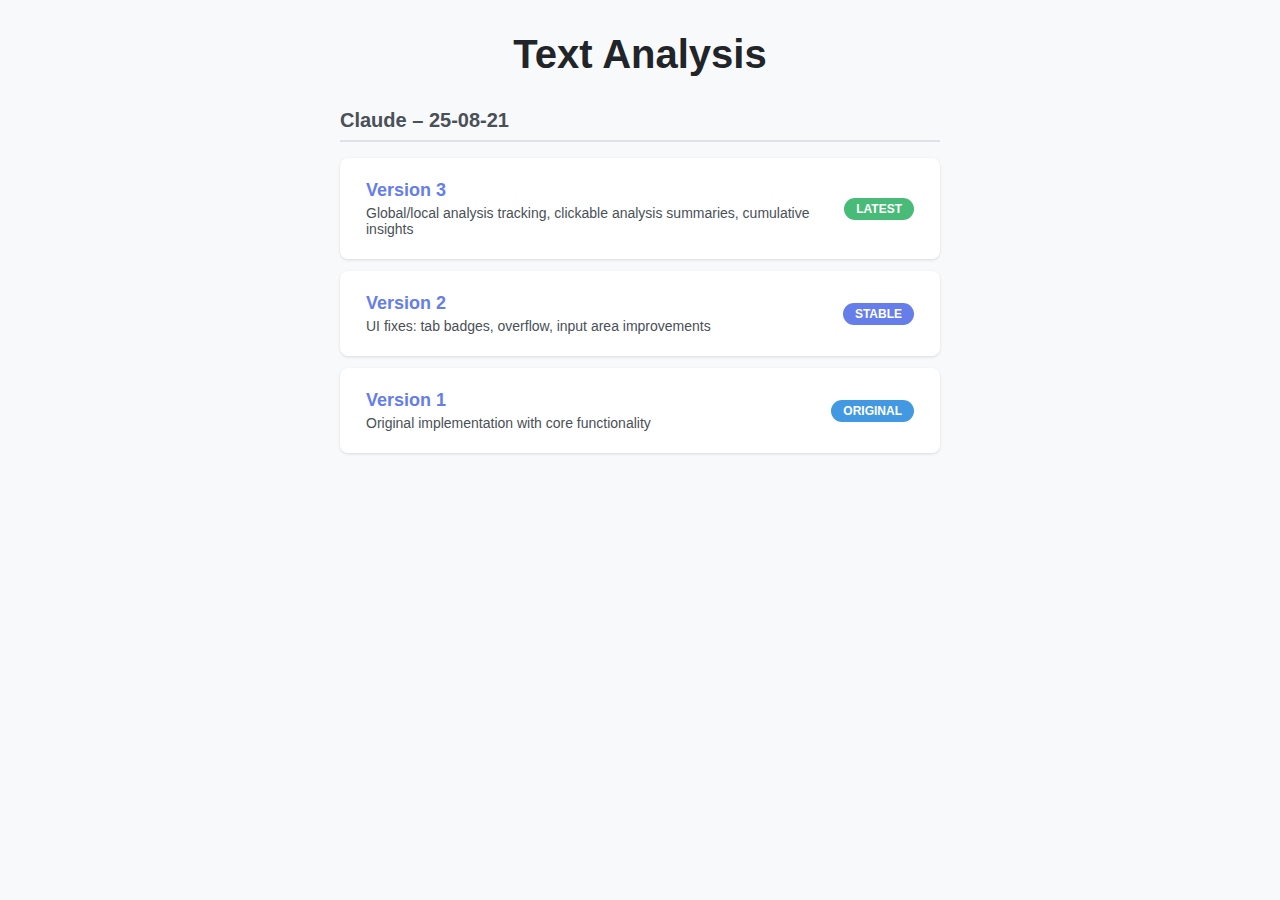
<file: mgraph_ai_service_llms/web-mvps/index.html>
<!DOCTYPE html>
<html lang="en">
<head>
  <meta charset="UTF-8" />
  <title>Text Analysis</title>
  <link rel="stylesheet" href="./text-analysis/claude/25-08-21/v1/css/text-analyzer.css">
  <link rel="stylesheet" href="./css/index.css">
</head>
<body>
  <div class="container">
    <h1>Text Analysis</h1>

    <h2>Claude – 25-08-21</h2>
    <ul>
      <li>
        <a href="./text-analysis/claude/25-08-21/v3/index.html" class="version-link">
          <div class="version-info">
            <div class="version-name">Version 3</div>
            <div class="version-desc">Global/local analysis tracking, clickable analysis summaries, cumulative insights</div>
          </div>
          <span class="version-badge latest">Latest</span>
        </a>
      </li>
      <li>
        <a href="./text-analysis/claude/25-08-21/v2/index.html" class="version-link">
          <div class="version-info">
            <div class="version-name">Version 2</div>
            <div class="version-desc">UI fixes: tab badges, overflow, input area improvements</div>
          </div>
          <span class="version-badge">Stable</span>
        </a>
      </li>
      <li>
        <a href="./text-analysis/claude/25-08-21/v1/index.html" class="version-link">
          <div class="version-info">
            <div class="version-name">Version 1</div>
            <div class="version-desc">Original implementation with core functionality</div>
          </div>
          <span class="version-badge original">Original</span>
        </a>
      </li>
    </ul>
  </div>
</body>
</html>
</file>
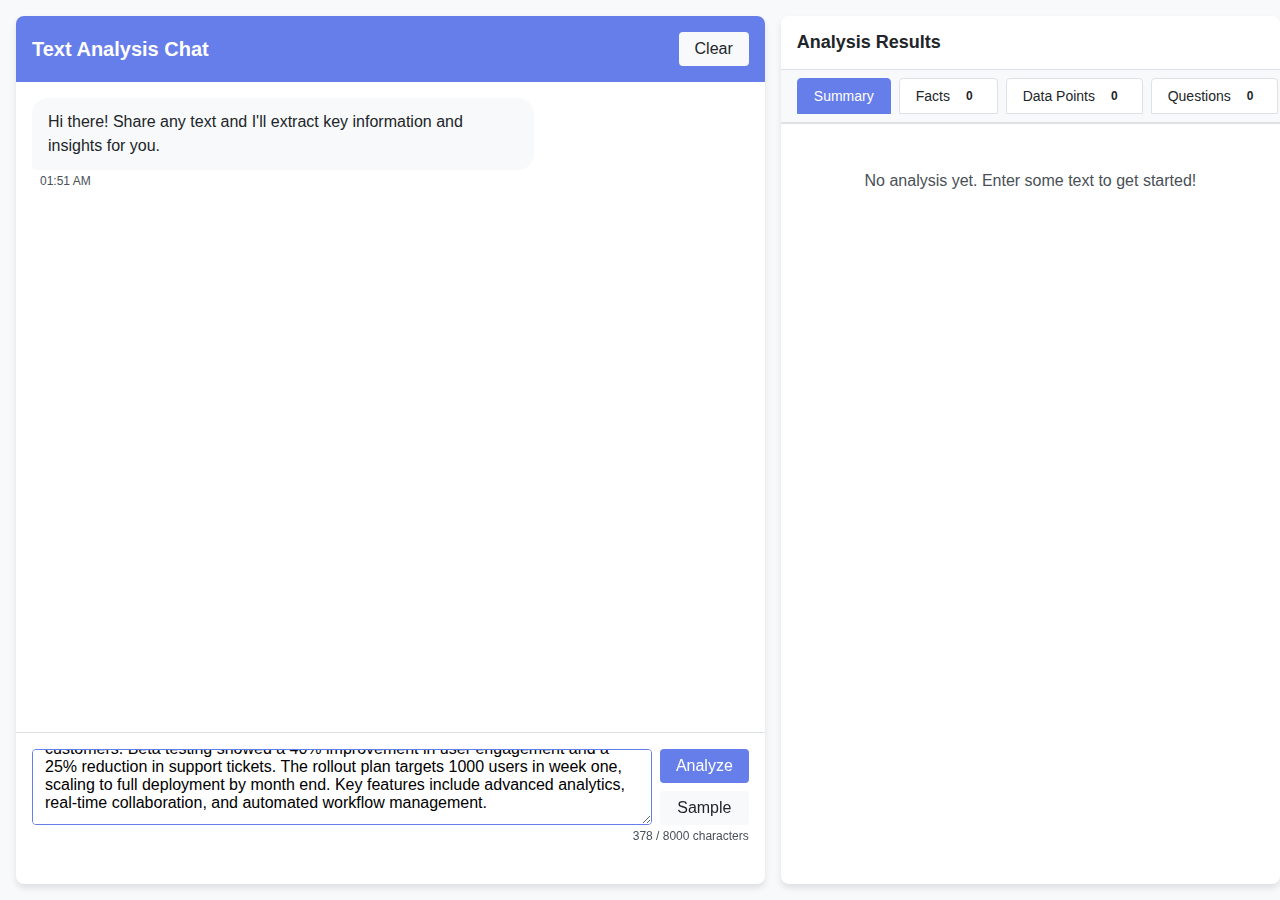
<file: mgraph_ai_service_llms/web-mvps/text-analysis/claude/25-08-21/index.html>
<!DOCTYPE html>
<html lang="en">
<head>
    <meta charset="UTF-8">
    <meta name="viewport" content="width=device-width, initial-scale=1.0">
    <title>Text Analyzer</title>
    <link rel="stylesheet" href="./css/text-analyzer.css">
    <link rel="stylesheet" href="./css/chat-panel.css">
    <link rel="stylesheet" href="./css/analysis-panel.css">
</head>
<body>
    <text-analyzer></text-analyzer>

    <script type="module">
        import { TextAnalyzer  } from './js/components/text-analyzer.js';
        import { ChatPanel     } from './js/components/chat-panel.js';
        import { AnalysisPanel } from './js/components/analysis-panel.js';

        // Register custom elements
        customElements.define('text-analyzer', TextAnalyzer);
        customElements.define('chat-panel', ChatPanel);
        customElements.define('analysis-panel', AnalysisPanel);
    </script>
</body>
</html>
</file>
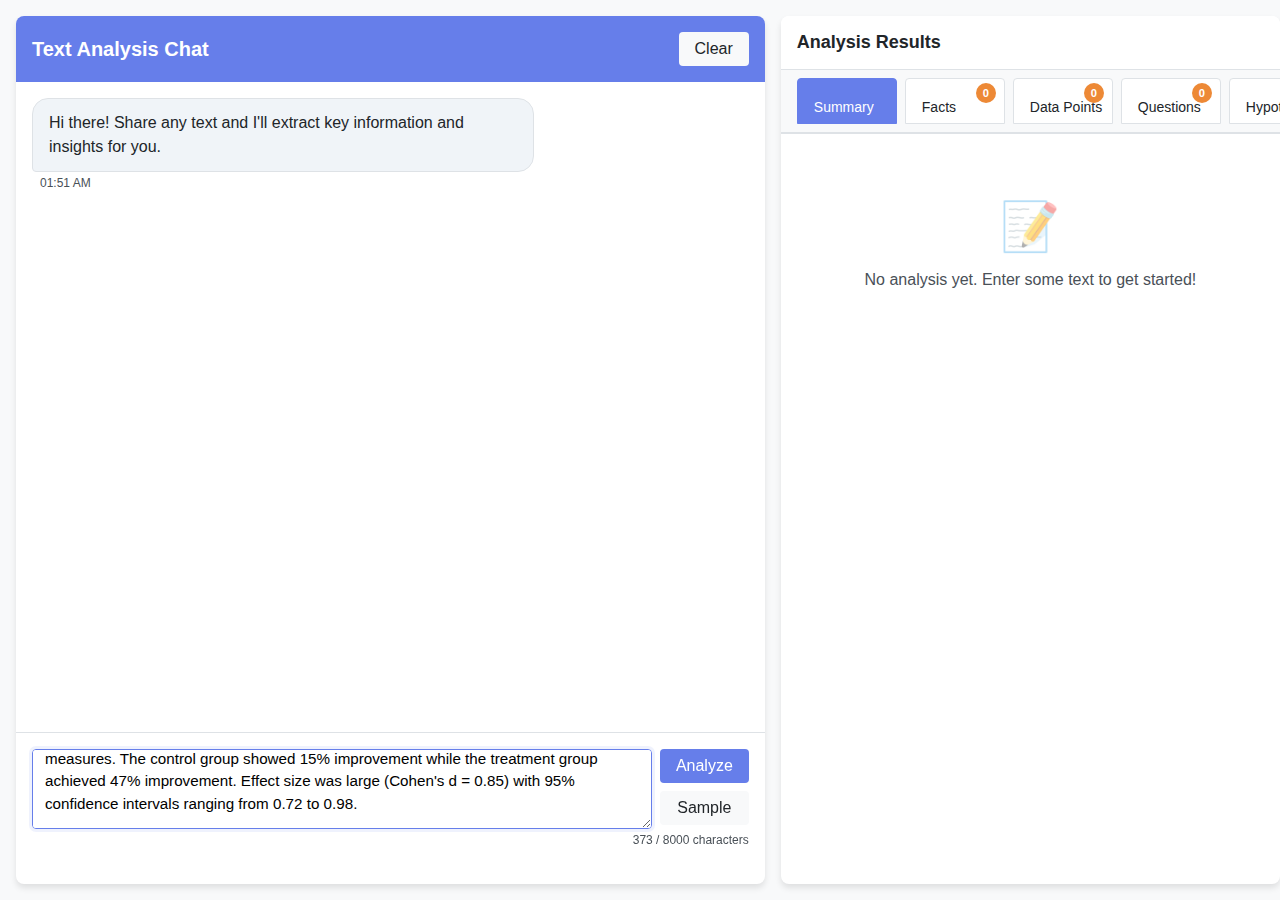
<file: mgraph_ai_service_llms/web-mvps/text-analysis/claude/2025-08-21/v0.2/index.html>
<!DOCTYPE html>
<html lang="en">
<head>
    <meta charset="UTF-8">
    <meta name="viewport" content="width=device-width, initial-scale=1.0">
    <title>Text Analyzer v2</title>
    <link rel="stylesheet" href="../v0.1/css/text-analyzer.css">
    <link rel="stylesheet" href="../v0.1/css/chat-panel.css">
    <link rel="stylesheet" href="../v0.1/css/analysis-panel.css">
    <link rel="stylesheet" href="./css/fixes.css">
</head>
<body>
    <text-analyzer></text-analyzer>

    <script type="module">
        import { TextAnalyzer } from './js/components/text-analyzer-v2.js';
        import { ChatPanel } from '../v0.1/js/components/chat-panel.js';
        import { AnalysisPanel } from './js/components/analysis-panel-v2.js';

        // Register custom elements
        customElements.define('text-analyzer', TextAnalyzer);
        customElements.define('chat-panel', ChatPanel);
        customElements.define('analysis-panel', AnalysisPanel);
    </script>
</body>
</html>
</file>
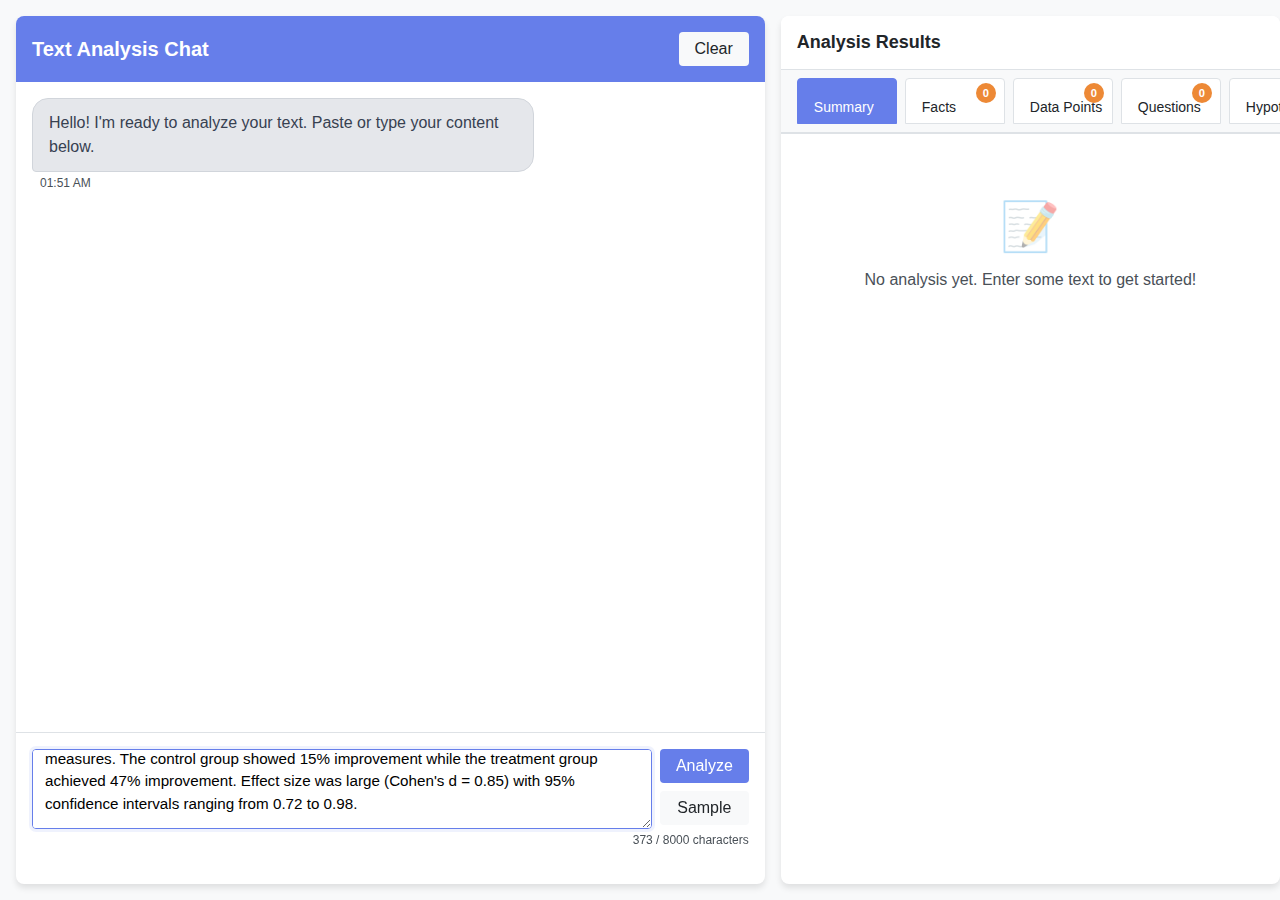
<file: mgraph_ai_service_llms/web-mvps/text-analysis/claude/2025-08-21/v0.3/index.html>
<!DOCTYPE html>
<html lang="en">
<head>
    <meta charset="UTF-8">
    <meta name="viewport" content="width=device-width, initial-scale=1.0">
    <title>Text Analyzer v3</title>
    <link rel="stylesheet" href="../v0.1/css/text-analyzer.css">
    <link rel="stylesheet" href="../v0.1/css/chat-panel.css">
    <link rel="stylesheet" href="../v0.1/css/analysis-panel.css">
    <link rel="stylesheet" href="./css/styles.css">
</head>
<body>
    <text-analyzer></text-analyzer>

    <script type="module">
        import { TextAnalyzer } from './js/components/text-analyzer-v3.js';
        import { ChatPanel } from './js/components/chat-panel-v3.js';
        import { AnalysisPanel } from './js/components/analysis-panel-v3.js';

        // Register custom elements
        customElements.define('text-analyzer', TextAnalyzer);
        customElements.define('chat-panel', ChatPanel);
        customElements.define('analysis-panel', AnalysisPanel);
    </script>
</body>
</html>
</file>
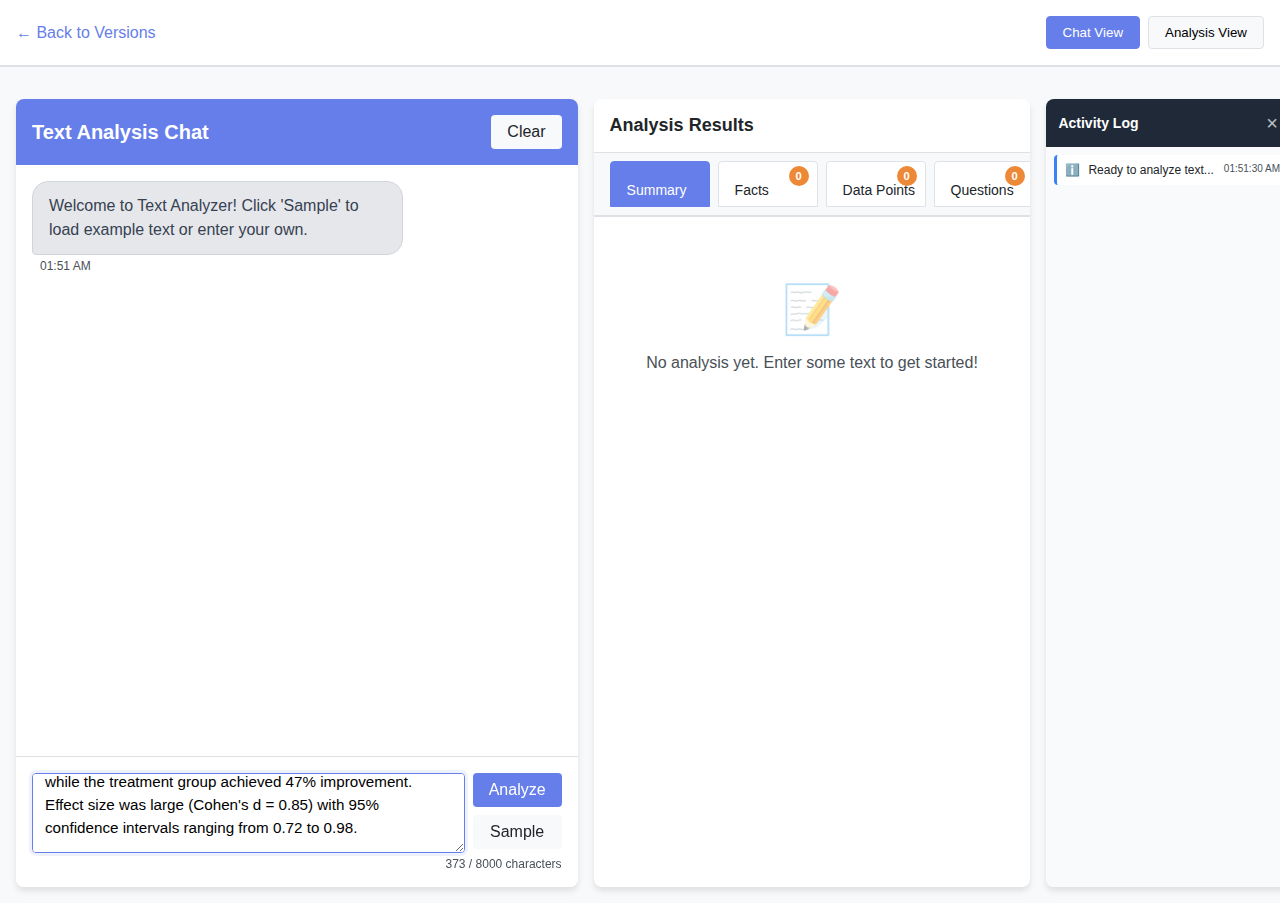
<file: mgraph_ai_service_llms/web-mvps/text-analysis/claude/2025-08-21/v0.4/index.html>
<!DOCTYPE html>
<html lang="en">
<head>
    <meta charset="UTF-8">
    <meta name="viewport" content="width=device-width, initial-scale=1.0">
    <title>Text Analyzer v4</title>
    <link rel="stylesheet" href="../v0.1/css/text-analyzer.css">
    <link rel="stylesheet" href="../v0.1/css/chat-panel.css">
    <link rel="stylesheet" href="../v0.1/css/analysis-panel.css">
    <link rel="stylesheet" href="./css/styles.css">
</head>
<body>
    <text-analyzer></text-analyzer>

    <script type="module">
        import { TextAnalyzer } from './js/components/text-analyzer-v4.js';
        import { ChatPanel } from './js/components/chat-panel-v4.js';
        import { AnalysisPanel } from './js/components/analysis-panel-v4.js';
        import { ActivityLog } from './js/components/activity-log.js';
        import { AnalysisDashboard } from './js/components/analysis-dashboard.js';

        // Register custom elements
        customElements.define('text-analyzer', TextAnalyzer);
        customElements.define('chat-panel', ChatPanel);
        customElements.define('analysis-panel', AnalysisPanel);
        customElements.define('activity-log', ActivityLog);
        customElements.define('analysis-dashboard', AnalysisDashboard);
    </script>
</body>
</html>
</file>
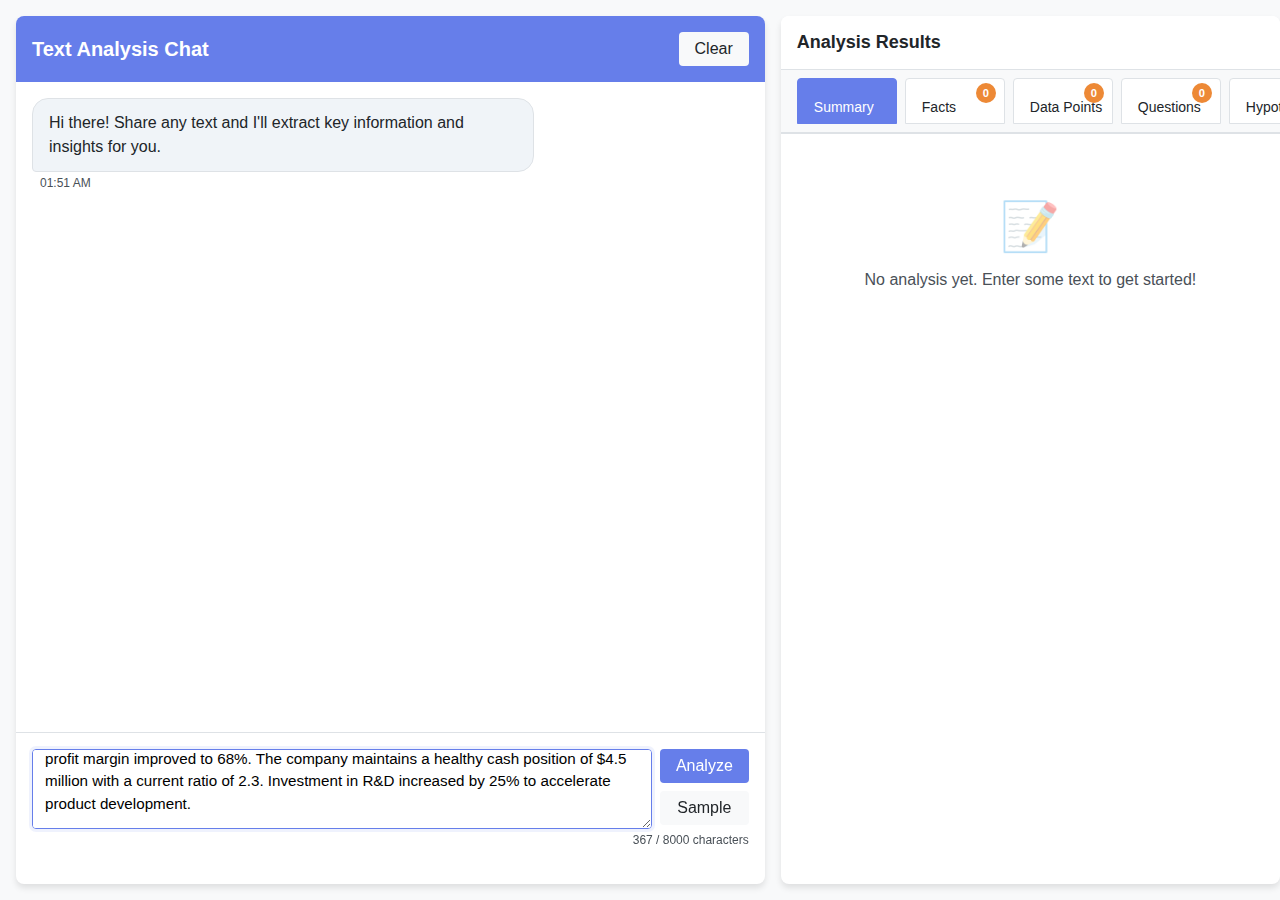
<file: mgraph_ai_service_llms/web-mvps/text-analysis/claude/25-08-21/v2/index.html>
<!DOCTYPE html>
<html lang="en">
<head>
    <meta charset="UTF-8">
    <meta name="viewport" content="width=device-width, initial-scale=1.0">
    <title>Text Analyzer v2</title>
    <link rel="stylesheet" href="../v1/css/text-analyzer.css">
    <link rel="stylesheet" href="../v1/css/chat-panel.css">
    <link rel="stylesheet" href="../v1/css/analysis-panel.css">
    <link rel="stylesheet" href="./css/fixes.css">
</head>
<body>
    <text-analyzer></text-analyzer>

    <script type="module">
        import { TextAnalyzer } from './js/components/text-analyzer-v2.js';
        import { ChatPanel } from '../v1/js/components/chat-panel.js';
        import { AnalysisPanel } from './js/components/analysis-panel-v2.js';

        // Register custom elements
        customElements.define('text-analyzer', TextAnalyzer);
        customElements.define('chat-panel', ChatPanel);
        customElements.define('analysis-panel', AnalysisPanel);
    </script>
</body>
</html>
</file>
<file: mgraph_ai_service_llms/web-mvps/text-analysis/claude/25-08-21/v1/css/text-analyzer.css>
/* CSS Variables for theming */
:root {
    --color-primary: #667eea;
    --color-primary-dark: #5a67d8;
    --color-success: #48bb78;
    --color-warning: #ed8936;
    --color-info: #4299e1;
    --bg-primary: #ffffff;
    --bg-secondary: #f8f9fa;
    --text-primary: #212529;
    --text-secondary: #495057;
    --border-color: #dee2e6;
    --shadow-sm: 0 1px 3px rgba(0,0,0,0.12);
    --shadow-md: 0 4px 6px rgba(0,0,0,0.1);
}

* {
    margin: 0;
    padding: 0;
    box-sizing: border-box;
}

body {
    font-family: -apple-system, BlinkMacSystemFont, "Segoe UI", Roboto, "Helvetica Neue", Arial, sans-serif;
    background: var(--bg-secondary);
    color: var(--text-primary);
    height: 100vh;
    overflow: hidden;
}

/* Main Container Styles */
.text-analyzer-container {
    display: grid;
    grid-template-columns: 60% 40%;
    height: 100vh;
    gap: 1rem;
    padding: 1rem;
}

@media (max-width: 1024px) {
    .text-analyzer-container {
        grid-template-columns: 1fr;
        grid-template-rows: 1fr 1fr;
        overflow-y: auto;
        height: auto;
    }
}

/* Common Button Styles */
.btn {
    padding: 0.5rem 1rem;
    border: none;
    border-radius: 4px;
    cursor: pointer;
    font-size: 1rem;
    transition: all 0.2s;
}

.btn-primary {
    background: var(--color-primary);
    color: white;
}

.btn-primary:hover:not(:disabled) {
    background: var(--color-primary-dark);
}

.btn-secondary {
    background: var(--bg-secondary);
    color: var(--text-primary);
}

.btn-secondary:hover:not(:disabled) {
    background: var(--border-color);
}

.btn:disabled {
    opacity: 0.5;
    cursor: not-allowed;
}

/* Loading Spinner */
.loading-spinner {
    display: inline-block;
    width: 20px;
    height: 20px;
    border: 3px solid var(--border-color);
    border-top-color: var(--color-primary);
    border-radius: 50%;
    animation: spin 1s linear infinite;
}

@keyframes spin {
    to { transform: rotate(360deg); }
}

/* Empty State */
.empty-state {
    text-align: center;
    padding: 2rem;
    color: var(--text-secondary);
}

/* Highlight for numbers */
.highlight {
    background: yellow;
    padding: 0.125rem 0.25rem;
    border-radius: 2px;
    color: var(--text-primary);
}
</file>
<file: mgraph_ai_service_llms/web-mvps/css/index.css>
body {
  font-family: -apple-system, BlinkMacSystemFont, "Segoe UI", Roboto, "Helvetica Neue", Arial, sans-serif;
  background: var(--bg-secondary);
  color: var(--text-primary);
  margin: 0;
  padding: 2rem;
  display: flex;
  justify-content: center;
  align-items: flex-start;
  min-height: 100vh;
}

.container {
  max-width: 600px;
  width: 100%;
}

h1 {
  text-align: center;
  color: var(--text-primary);
  font-size: 2.5rem;
  margin-bottom: 2rem;
  font-weight: 600;
}

h2 {
  color: var(--text-secondary);
  font-size: 1.25rem;
  margin: 2rem 0 1rem;
  padding-bottom: 0.5rem;
  border-bottom: 2px solid var(--border-color);
}

ul {
  list-style: none;
  padding: 0;
  display: flex;
  flex-direction: column;
  gap: 0.75rem;
}

.version-link {
  display: flex;
  align-items: center;
  justify-content: space-between;
  padding: 1.25rem 1.5rem;
  background: var(--bg-primary);
  border-radius: 8px;
  box-shadow: var(--shadow-sm);
  text-decoration: none;
  color: var(--text-primary);
  transition: all 0.2s ease;
  border: 2px solid transparent;
}

.version-link:hover {
  transform: translateY(-2px);
  box-shadow: var(--shadow-md);
  border-color: var(--color-primary);
}

.version-info {
  flex: 1;
}

.version-name {
  font-size: 1.125rem;
  font-weight: 600;
  color: var(--color-primary);
  margin-bottom: 0.25rem;
}

.version-desc {
  font-size: 0.875rem;
  color: var(--text-secondary);
}

.version-badge {
  padding: 0.25rem 0.75rem;
  background: var(--color-primary);
  color: white;
  border-radius: 20px;
  font-size: 0.75rem;
  font-weight: 600;
  text-transform: uppercase;
}

.version-badge.latest {
  background: var(--color-success);
}

.version-badge.original {
  background: var(--color-info);
}
</file>
<file: mgraph_ai_service_llms/web-mvps/text-analysis/claude/25-08-21/css/text-analyzer.css>
/* CSS Variables for theming */
:root {
    --color-primary: #667eea;
    --color-primary-dark: #5a67d8;
    --color-success: #48bb78;
    --color-warning: #ed8936;
    --color-info: #4299e1;
    --bg-primary: #ffffff;
    --bg-secondary: #f8f9fa;
    --text-primary: #212529;
    --text-secondary: #495057;
    --border-color: #dee2e6;
    --shadow-sm: 0 1px 3px rgba(0,0,0,0.12);
    --shadow-md: 0 4px 6px rgba(0,0,0,0.1);
}

* {
    margin: 0;
    padding: 0;
    box-sizing: border-box;
}

body {
    font-family: -apple-system, BlinkMacSystemFont, "Segoe UI", Roboto, "Helvetica Neue", Arial, sans-serif;
    background: var(--bg-secondary);
    color: var(--text-primary);
    height: 100vh;
    overflow: hidden;
}

/* Main Container Styles */
.text-analyzer-container {
    display: grid;
    grid-template-columns: 60% 40%;
    height: 100vh;
    gap: 1rem;
    padding: 1rem;
}

@media (max-width: 1024px) {
    .text-analyzer-container {
        grid-template-columns: 1fr;
        grid-template-rows: 1fr 1fr;
        overflow-y: auto;
        height: auto;
    }
}

/* Common Button Styles */
.btn {
    padding: 0.5rem 1rem;
    border: none;
    border-radius: 4px;
    cursor: pointer;
    font-size: 1rem;
    transition: all 0.2s;
}

.btn-primary {
    background: var(--color-primary);
    color: white;
}

.btn-primary:hover:not(:disabled) {
    background: var(--color-primary-dark);
}

.btn-secondary {
    background: var(--bg-secondary);
    color: var(--text-primary);
}

.btn-secondary:hover:not(:disabled) {
    background: var(--border-color);
}

.btn:disabled {
    opacity: 0.5;
    cursor: not-allowed;
}

/* Loading Spinner */
.loading-spinner {
    display: inline-block;
    width: 20px;
    height: 20px;
    border: 3px solid var(--border-color);
    border-top-color: var(--color-primary);
    border-radius: 50%;
    animation: spin 1s linear infinite;
}

@keyframes spin {
    to { transform: rotate(360deg); }
}

/* Empty State */
.empty-state {
    text-align: center;
    padding: 2rem;
    color: var(--text-secondary);
}

/* Highlight for numbers */
.highlight {
    background: yellow;
    padding: 0.125rem 0.25rem;
    border-radius: 2px;
    color: var(--text-primary);
}
</file>
<file: mgraph_ai_service_llms/web-mvps/text-analysis/claude/25-08-21/css/chat-panel.css>
/* Chat Panel Styles */
.chat-panel {
    background: var(--bg-primary);
    border-radius: 8px;
    box-shadow: var(--shadow-md);
    display: flex;
    flex-direction: column;
    overflow: hidden;
}

.chat-header {
    padding: 1rem;
    background: var(--color-primary);
    color: white;
    display: flex;
    justify-content: space-between;
    align-items: center;
}

.chat-header h2 {
    font-size: 1.25rem;
    font-weight: 600;
}

.chat-messages {
    flex: 1;
    overflow-y: auto;
    padding: 1rem;
    display: flex;
    flex-direction: column;
    gap: 1rem;
    min-height: 300px;
    max-height: calc(100vh - 250px);
}

/* Custom scrollbar for chat */
.chat-messages::-webkit-scrollbar {
    width: 8px;
}

.chat-messages::-webkit-scrollbar-track {
    background: var(--bg-secondary);
}

.chat-messages::-webkit-scrollbar-thumb {
    background: var(--border-color);
    border-radius: 4px;
}

.chat-messages::-webkit-scrollbar-thumb:hover {
    background: var(--text-secondary);
}

/* Message Styles */
.message {
    max-width: 70%;
    word-wrap: break-word;
    animation: fadeIn 0.3s ease-in;
}

@keyframes fadeIn {
    from {
        opacity: 0;
        transform: translateY(10px);
    }
    to {
        opacity: 1;
        transform: translateY(0);
    }
}

.message.user {
    align-self: flex-end;
}

.message.system {
    align-self: flex-start;
}

.message-bubble {
    padding: 0.75rem 1rem;
    border-radius: 1rem;
    position: relative;
    line-height: 1.5;
}

.message.user .message-bubble {
    background: var(--color-primary);
    color: white;
    border-bottom-right-radius: 0.25rem;
}

.message.system .message-bubble {
    background: var(--bg-secondary);
    color: var(--text-primary);
    border-bottom-left-radius: 0.25rem;
}

.message-time {
    font-size: 0.75rem;
    color: var(--text-secondary);
    margin-top: 0.25rem;
    padding: 0 0.5rem;
}

/* Chat Input Area */
.chat-input-area {
    padding: 1rem;
    border-top: 1px solid var(--border-color);
    background: var(--bg-primary);
}

.chat-input-wrapper {
    display: flex;
    gap: 0.5rem;
}

.chat-input {
    flex: 1;
    padding: 0.75rem;
    border: 1px solid var(--border-color);
    border-radius: 4px;
    font-size: 1rem;
    font-family: inherit;
    resize: vertical;
    min-height: 60px;
    max-height: 150px;
    transition: border-color 0.2s;
}

.chat-input:focus {
    outline: none;
    border-color: var(--color-primary);
}

.chat-actions {
    display: flex;
    flex-direction: column;
    gap: 0.5rem;
}

.char-count {
    font-size: 0.75rem;
    color: var(--text-secondary);
    margin-top: 0.25rem;
    text-align: right;
}

.char-count.warning {
    color: var(--color-warning);
}

.char-count.error {
    color: var(--color-warning);
    font-weight: bold;
}
</file>
<file: mgraph_ai_service_llms/web-mvps/text-analysis/claude/25-08-21/css/analysis-panel.css>
/* Analysis Panel Styles */
.analysis-panel {
    background: var(--bg-primary);
    border-radius: 8px;
    box-shadow: var(--shadow-md);
    display: flex;
    flex-direction: column;
    overflow: hidden;
}

.analysis-header {
    padding: 1rem;
    background: var(--bg-primary);
    border-bottom: 1px solid var(--border-color);
    display: flex;
    justify-content: space-between;
    align-items: center;
}

.analysis-header h3 {
    font-size: 1.125rem;
    font-weight: 600;
    color: var(--text-primary);
}

/* Cache Indicator */
.cache-indicator {
    display: inline-block;
    padding: 0.25rem 0.5rem;
    border-radius: 4px;
    font-size: 0.75rem;
    font-weight: 600;
}

.cache-indicator.cached {
    background: var(--color-success);
    color: white;
}

.cache-indicator.fresh {
    background: var(--color-info);
    color: white;
}

/* Tabs */
.analysis-tabs {
    display: flex;
    gap: 0.5rem;
    padding: 0.5rem 1rem;
    background: var(--bg-secondary);
    border-bottom: 2px solid var(--border-color);
    overflow-x: auto;
}

.analysis-tabs::-webkit-scrollbar {
    height: 4px;
}

.analysis-tabs::-webkit-scrollbar-track {
    background: transparent;
}

.analysis-tabs::-webkit-scrollbar-thumb {
    background: var(--border-color);
    border-radius: 2px;
}

.tab {
    padding: 0.5rem 1rem;
    background: var(--bg-primary);
    border: 1px solid var(--border-color);
    border-radius: 4px 4px 0 0;
    cursor: pointer;
    display: flex;
    align-items: center;
    gap: 0.5rem;
    white-space: nowrap;
    transition: all 0.2s;
    font-size: 0.875rem;
}

.tab:hover {
    background: var(--color-primary);
    color: white;
    border-color: var(--color-primary);
}

.tab.active {
    background: var(--color-primary);
    color: white;
    border-color: var(--color-primary);
}

.tab-badge {
    background: rgba(255, 255, 255, 0.2);
    padding: 0.125rem 0.5rem;
    border-radius: 12px;
    font-size: 0.75rem;
    font-weight: 600;
    min-width: 20px;
    text-align: center;
}

.tab.active .tab-badge {
    background: rgba(255, 255, 255, 0.3);
}

/* Analysis Content */
.analysis-content {
    flex: 1;
    overflow-y: auto;
    padding: 1rem;
    min-height: 300px;
}

.analysis-content::-webkit-scrollbar {
    width: 8px;
}

.analysis-content::-webkit-scrollbar-track {
    background: var(--bg-secondary);
}

.analysis-content::-webkit-scrollbar-thumb {
    background: var(--border-color);
    border-radius: 4px;
}

.analysis-section {
    display: none;
}

.analysis-section.active {
    display: block;
    animation: fadeIn 0.3s ease-in;
}

.analysis-section h4 {
    margin-bottom: 1rem;
    color: var(--text-primary);
    font-size: 1rem;
}

/* Analysis Lists */
.analysis-list {
    list-style: none;
    display: flex;
    flex-direction: column;
    gap: 0.75rem;
}

.analysis-item {
    padding: 0.75rem;
    background: var(--bg-secondary);
    border-radius: 4px;
    border-left: 3px solid var(--color-primary);
    transition: all 0.2s;
    line-height: 1.5;
}

.analysis-item.clickable {
    cursor: pointer;
}

.analysis-item.clickable:hover {
    background: var(--color-primary);
    color: white;
    transform: translateX(4px);
}

/* Data Points */
.data-point {
    background: linear-gradient(135deg, var(--color-info), var(--color-primary));
    color: white;
    padding: 1rem;
    border-radius: 8px;
    margin-bottom: 0.75rem;
    box-shadow: var(--shadow-sm);
}

/* Hypotheses */
.hypothesis-card {
    background: var(--bg-secondary);
    padding: 1rem;
    border-radius: 8px;
    margin-bottom: 0.75rem;
    border: 1px solid var(--border-color);
    transition: all 0.2s;
}

.hypothesis-card:hover {
    border-color: var(--color-primary);
    box-shadow: var(--shadow-sm);
}

/* Summary Grid */
.summary-grid {
    display: grid;
    grid-template-columns: repeat(auto-fit, minmax(150px, 1fr));
    gap: 1rem;
}

.summary-card {
    background: var(--bg-secondary);
    padding: 1.5rem 1rem;
    border-radius: 8px;
    text-align: center;
    border: 2px solid var(--border-color);
    transition: all 0.2s;
}

.summary-card:hover {
    border-color: var(--color-primary);
    transform: translateY(-2px);
    box-shadow: var(--shadow-md);
}

.summary-number {
    font-size: 2rem;
    font-weight: bold;
    color: var(--color-primary);
}

.summary-label {
    color: var(--text-secondary);
    margin-top: 0.5rem;
    font-size: 0.875rem;
    text-transform: uppercase;
    letter-spacing: 0.5px;
}

/* Copy Button */
.copy-btn {
    float: right;
    padding: 0.25rem 0.5rem;
    font-size: 0.875rem;
    background: var(--bg-secondary);
    border: 1px solid var(--border-color);
    border-radius: 4px;
    cursor: pointer;
    transition: all 0.2s;
}

.copy-btn:hover {
    background: var(--color-primary);
    color: white;
    border-color: var(--color-primary);
}

.copy-btn.copied {
    background: var(--color-success);
    color: white;
    border-color: var(--color-success);
}

/* Helper text */
.helper-text {
    color: var(--text-secondary);
    font-size: 0.875rem;
    margin-bottom: 1rem;
    font-style: italic;
}
</file>
<file: mgraph_ai_service_llms/web-mvps/text-analysis/claude/2025-08-21/v0.1/css/text-analyzer.css>
/* CSS Variables for theming */
:root {
    --color-primary: #667eea;
    --color-primary-dark: #5a67d8;
    --color-success: #48bb78;
    --color-warning: #ed8936;
    --color-info: #4299e1;
    --bg-primary: #ffffff;
    --bg-secondary: #f8f9fa;
    --text-primary: #212529;
    --text-secondary: #495057;
    --border-color: #dee2e6;
    --shadow-sm: 0 1px 3px rgba(0,0,0,0.12);
    --shadow-md: 0 4px 6px rgba(0,0,0,0.1);
}

* {
    margin: 0;
    padding: 0;
    box-sizing: border-box;
}

body {
    font-family: -apple-system, BlinkMacSystemFont, "Segoe UI", Roboto, "Helvetica Neue", Arial, sans-serif;
    background: var(--bg-secondary);
    color: var(--text-primary);
    height: 100vh;
    overflow: hidden;
}

/* Main Container Styles */
.text-analyzer-container {
    display: grid;
    grid-template-columns: 60% 40%;
    height: 100vh;
    gap: 1rem;
    padding: 1rem;
}

@media (max-width: 1024px) {
    .text-analyzer-container {
        grid-template-columns: 1fr;
        grid-template-rows: 1fr 1fr;
        overflow-y: auto;
        height: auto;
    }
}

/* Common Button Styles */
.btn {
    padding: 0.5rem 1rem;
    border: none;
    border-radius: 4px;
    cursor: pointer;
    font-size: 1rem;
    transition: all 0.2s;
}

.btn-primary {
    background: var(--color-primary);
    color: white;
}

.btn-primary:hover:not(:disabled) {
    background: var(--color-primary-dark);
}

.btn-secondary {
    background: var(--bg-secondary);
    color: var(--text-primary);
}

.btn-secondary:hover:not(:disabled) {
    background: var(--border-color);
}

.btn:disabled {
    opacity: 0.5;
    cursor: not-allowed;
}

/* Loading Spinner */
.loading-spinner {
    display: inline-block;
    width: 20px;
    height: 20px;
    border: 3px solid var(--border-color);
    border-top-color: var(--color-primary);
    border-radius: 50%;
    animation: spin 1s linear infinite;
}

@keyframes spin {
    to { transform: rotate(360deg); }
}

/* Empty State */
.empty-state {
    text-align: center;
    padding: 2rem;
    color: var(--text-secondary);
}

/* Highlight for numbers */
.highlight {
    background: yellow;
    padding: 0.125rem 0.25rem;
    border-radius: 2px;
    color: var(--text-primary);
}
</file>
<file: mgraph_ai_service_llms/web-mvps/text-analysis/claude/2025-08-21/v0.1/css/chat-panel.css>
/* Chat Panel Styles */
.chat-panel {
    background: var(--bg-primary);
    border-radius: 8px;
    box-shadow: var(--shadow-md);
    display: flex;
    flex-direction: column;
    overflow: hidden;
}

.chat-header {
    padding: 1rem;
    background: var(--color-primary);
    color: white;
    display: flex;
    justify-content: space-between;
    align-items: center;
}

.chat-header h2 {
    font-size: 1.25rem;
    font-weight: 600;
}

.chat-messages {
    flex: 1;
    overflow-y: auto;
    padding: 1rem;
    display: flex;
    flex-direction: column;
    gap: 1rem;
    min-height: 300px;
    max-height: calc(100vh - 250px);
}

/* Custom scrollbar for chat */
.chat-messages::-webkit-scrollbar {
    width: 8px;
}

.chat-messages::-webkit-scrollbar-track {
    background: var(--bg-secondary);
}

.chat-messages::-webkit-scrollbar-thumb {
    background: var(--border-color);
    border-radius: 4px;
}

.chat-messages::-webkit-scrollbar-thumb:hover {
    background: var(--text-secondary);
}

/* Message Styles */
.message {
    max-width: 70%;
    word-wrap: break-word;
    animation: fadeIn 0.3s ease-in;
}

@keyframes fadeIn {
    from {
        opacity: 0;
        transform: translateY(10px);
    }
    to {
        opacity: 1;
        transform: translateY(0);
    }
}

.message.user {
    align-self: flex-end;
}

.message.system {
    align-self: flex-start;
}

.message-bubble {
    padding: 0.75rem 1rem;
    border-radius: 1rem;
    position: relative;
    line-height: 1.5;
}

.message.user .message-bubble {
    background: var(--color-primary);
    color: white;
    border-bottom-right-radius: 0.25rem;
}

.message.system .message-bubble {
    background: var(--bg-secondary);
    color: var(--text-primary);
    border-bottom-left-radius: 0.25rem;
}

.message-time {
    font-size: 0.75rem;
    color: var(--text-secondary);
    margin-top: 0.25rem;
    padding: 0 0.5rem;
}

/* Chat Input Area */
.chat-input-area {
    padding: 1rem;
    border-top: 1px solid var(--border-color);
    background: var(--bg-primary);
}

.chat-input-wrapper {
    display: flex;
    gap: 0.5rem;
}

.chat-input {
    flex: 1;
    padding: 0.75rem;
    border: 1px solid var(--border-color);
    border-radius: 4px;
    font-size: 1rem;
    font-family: inherit;
    resize: vertical;
    min-height: 60px;
    max-height: 150px;
    transition: border-color 0.2s;
}

.chat-input:focus {
    outline: none;
    border-color: var(--color-primary);
}

.chat-actions {
    display: flex;
    flex-direction: column;
    gap: 0.5rem;
}

.char-count {
    font-size: 0.75rem;
    color: var(--text-secondary);
    margin-top: 0.25rem;
    text-align: right;
}

.char-count.warning {
    color: var(--color-warning);
}

.char-count.error {
    color: var(--color-warning);
    font-weight: bold;
}
</file>
<file: mgraph_ai_service_llms/web-mvps/text-analysis/claude/2025-08-21/v0.1/css/analysis-panel.css>
/* Analysis Panel Styles */
.analysis-panel {
    background: var(--bg-primary);
    border-radius: 8px;
    box-shadow: var(--shadow-md);
    display: flex;
    flex-direction: column;
    overflow: hidden;
}

.analysis-header {
    padding: 1rem;
    background: var(--bg-primary);
    border-bottom: 1px solid var(--border-color);
    display: flex;
    justify-content: space-between;
    align-items: center;
}

.analysis-header h3 {
    font-size: 1.125rem;
    font-weight: 600;
    color: var(--text-primary);
}

/* Cache Indicator */
.cache-indicator {
    display: inline-block;
    padding: 0.25rem 0.5rem;
    border-radius: 4px;
    font-size: 0.75rem;
    font-weight: 600;
}

.cache-indicator.cached {
    background: var(--color-success);
    color: white;
}

.cache-indicator.fresh {
    background: var(--color-info);
    color: white;
}

/* Tabs */
.analysis-tabs {
    display: flex;
    gap: 0.5rem;
    padding: 0.5rem 1rem;
    background: var(--bg-secondary);
    border-bottom: 2px solid var(--border-color);
    overflow-x: auto;
}

.analysis-tabs::-webkit-scrollbar {
    height: 4px;
}

.analysis-tabs::-webkit-scrollbar-track {
    background: transparent;
}

.analysis-tabs::-webkit-scrollbar-thumb {
    background: var(--border-color);
    border-radius: 2px;
}

.tab {
    padding: 0.5rem 1rem;
    background: var(--bg-primary);
    border: 1px solid var(--border-color);
    border-radius: 4px 4px 0 0;
    cursor: pointer;
    display: flex;
    align-items: center;
    gap: 0.5rem;
    white-space: nowrap;
    transition: all 0.2s;
    font-size: 0.875rem;
}

.tab:hover {
    background: var(--color-primary);
    color: white;
    border-color: var(--color-primary);
}

.tab.active {
    background: var(--color-primary);
    color: white;
    border-color: var(--color-primary);
}

.tab-badge {
    background: rgba(255, 255, 255, 0.2);
    padding: 0.125rem 0.5rem;
    border-radius: 12px;
    font-size: 0.75rem;
    font-weight: 600;
    min-width: 20px;
    text-align: center;
}

.tab.active .tab-badge {
    background: rgba(255, 255, 255, 0.3);
}

/* Analysis Content */
.analysis-content {
    flex: 1;
    overflow-y: auto;
    padding: 1rem;
    min-height: 300px;
}

.analysis-content::-webkit-scrollbar {
    width: 8px;
}

.analysis-content::-webkit-scrollbar-track {
    background: var(--bg-secondary);
}

.analysis-content::-webkit-scrollbar-thumb {
    background: var(--border-color);
    border-radius: 4px;
}

.analysis-section {
    display: none;
}

.analysis-section.active {
    display: block;
    animation: fadeIn 0.3s ease-in;
}

.analysis-section h4 {
    margin-bottom: 1rem;
    color: var(--text-primary);
    font-size: 1rem;
}

/* Analysis Lists */
.analysis-list {
    list-style: none;
    display: flex;
    flex-direction: column;
    gap: 0.75rem;
}

.analysis-item {
    padding: 0.75rem;
    background: var(--bg-secondary);
    border-radius: 4px;
    border-left: 3px solid var(--color-primary);
    transition: all 0.2s;
    line-height: 1.5;
}

.analysis-item.clickable {
    cursor: pointer;
}

.analysis-item.clickable:hover {
    background: var(--color-primary);
    color: white;
    transform: translateX(4px);
}

/* Data Points */
.data-point {
    background: linear-gradient(135deg, var(--color-info), var(--color-primary));
    color: white;
    padding: 1rem;
    border-radius: 8px;
    margin-bottom: 0.75rem;
    box-shadow: var(--shadow-sm);
}

/* Hypotheses */
.hypothesis-card {
    background: var(--bg-secondary);
    padding: 1rem;
    border-radius: 8px;
    margin-bottom: 0.75rem;
    border: 1px solid var(--border-color);
    transition: all 0.2s;
}

.hypothesis-card:hover {
    border-color: var(--color-primary);
    box-shadow: var(--shadow-sm);
}

/* Summary Grid */
.summary-grid {
    display: grid;
    grid-template-columns: repeat(auto-fit, minmax(150px, 1fr));
    gap: 1rem;
}

.summary-card {
    background: var(--bg-secondary);
    padding: 1.5rem 1rem;
    border-radius: 8px;
    text-align: center;
    border: 2px solid var(--border-color);
    transition: all 0.2s;
}

.summary-card:hover {
    border-color: var(--color-primary);
    transform: translateY(-2px);
    box-shadow: var(--shadow-md);
}

.summary-number {
    font-size: 2rem;
    font-weight: bold;
    color: var(--color-primary);
}

.summary-label {
    color: var(--text-secondary);
    margin-top: 0.5rem;
    font-size: 0.875rem;
    text-transform: uppercase;
    letter-spacing: 0.5px;
}

/* Copy Button */
.copy-btn {
    float: right;
    padding: 0.25rem 0.5rem;
    font-size: 0.875rem;
    background: var(--bg-secondary);
    border: 1px solid var(--border-color);
    border-radius: 4px;
    cursor: pointer;
    transition: all 0.2s;
}

.copy-btn:hover {
    background: var(--color-primary);
    color: white;
    border-color: var(--color-primary);
}

.copy-btn.copied {
    background: var(--color-success);
    color: white;
    border-color: var(--color-success);
}

/* Helper text */
.helper-text {
    color: var(--text-secondary);
    font-size: 0.875rem;
    margin-bottom: 1rem;
    font-style: italic;
}
</file>
<file: mgraph_ai_service_llms/web-mvps/text-analysis/claude/2025-08-21/v0.2/css/fixes.css>
/* Tab Badge Fixes - Move to top-right corner */
.tab {
    position: relative;
    padding: 0.5rem 1rem !important;
    padding-top: 1.25rem !important;
    min-width: 100px;
}

.tab-badge {
    position: absolute;
    right: 8px;
    top: 4px;
    min-width: 20px;
    height: 20px;
    padding: 2px 6px;
    background: var(--color-warning);
    color: white;
    font-size: 0.7rem;
    font-weight: bold;
    border-radius: 10px;
    display: flex;
    align-items: center;
    justify-content: center;
}

.tab.active .tab-badge {
    background: white;
    color: var(--color-primary);
}

/* Summary cards - make clickable */
.summary-card.clickable {
    cursor: pointer;
    transition: all 0.2s;
}

.summary-card.clickable:hover {
    transform: scale(1.05);
    box-shadow: var(--shadow-md);
    border-color: var(--color-primary);
}

/* Question items with generate button */
.question-item {
    display: flex;
    justify-content: space-between;
    align-items: center;
    padding: 1rem;
    background: var(--bg-secondary);
    border-radius: 4px;
    border-left: 3px solid var(--color-primary);
    margin-bottom: 0.5rem;
}

.question-text {
    flex: 1;
    margin-right: 1rem;
}

.generate-answer-btn {
    padding: 0.5rem 1rem;
    background: var(--color-primary);
    color: white;
    border: none;
    border-radius: 4px;
    cursor: pointer;
    font-size: 0.875rem;
    white-space: nowrap;
    transition: all 0.2s;
}

.generate-answer-btn:hover:not(:disabled) {
    background: var(--color-primary-dark);
}

.generate-answer-btn:disabled {
    opacity: 0.6;
    cursor: not-allowed;
}

/* Fix Summary Grid Overflow */
.analysis-content {
    overflow-y: auto !important;
    overflow-x: hidden !important;
    max-height: calc(100vh - 250px);
}

.summary-grid {
    margin-bottom: 1rem;
}

/* Message Bubble Improvements */
.message.user .message-bubble {
    background: rgba(102, 126, 234, 0.9);
}

.message.system .message-bubble {
    background: #f0f4f8;
    border: 1px solid var(--border-color);
}

/* Chat Input Improvements */
.chat-input {
    min-height: 80px;
    font-size: 0.95rem;
    line-height: 1.5;
}

.chat-input:focus {
    box-shadow: 0 0 0 3px rgba(102, 126, 234, 0.1);
}

/* Character Counter Improvements */
.char-count {
    transition: color 0.2s;
}

.char-count.warning {
    color: #f59e0b;
    font-weight: 500;
}

.char-count.error {
    color: #ef4444;
    font-weight: 600;
}

/* Cache Indicator Improvements */
.cache-indicator {
    font-size: 0.75rem;
    padding: 0.25rem 0.75rem;
    border-radius: 12px;
}

.cache-indicator.cached {
    background: #10b981;
}

.cache-indicator.fresh {
    background: #3b82f6;
}

.cache-indicator.slow {
    background: #f59e0b;
}

/* Loading Spinner Position Fix */
.loading-spinner {
    margin: 2rem auto;
    display: block;
}

/* Empty State Improvements */
.empty-state {
    padding: 3rem 2rem;
    display: flex;
    flex-direction: column;
    align-items: center;
    gap: 1rem;
}

.empty-state::before {
    content: "📝";
    font-size: 3rem;
    opacity: 0.5;
}

/* Responsive Improvements */
@media (max-width: 1024px) {
    .text-analyzer-container {
        gap: 0.5rem;
        padding: 0.5rem;
    }

    .chat-panel,
    .analysis-panel {
        min-height: 400px;
    }
}
</file>
<file: mgraph_ai_service_llms/web-mvps/text-analysis/claude/2025-08-21/v0.3/css/styles.css>
/* Import v2 fixes */
@import url('../../v0.2/css/fixes.css');

/* Analysis Message Styling */
.message.analysis-info {
    align-self: center;
    max-width: 85%;
    margin: 1rem 0;
}

.analysis-bubble {
    background: linear-gradient(135deg, #fef3c7, #fde68a);
    border: 1px solid #f59e0b;
    color: #92400e;
    padding: 0.75rem 1rem;
    border-radius: 12px;
    display: flex;
    align-items: center;
    gap: 0.75rem;
    cursor: pointer;
    transition: all 0.2s;
    box-shadow: 0 2px 4px rgba(245, 158, 11, 0.1);
}

.analysis-bubble:hover {
    transform: translateY(-2px);
    box-shadow: 0 4px 8px rgba(245, 158, 11, 0.2);
    background: linear-gradient(135deg, #fde68a, #fbbf24);
}

.analysis-bubble.clicked {
    transform: scale(0.98);
}

.analysis-icon {
    font-size: 1.25rem;
    flex-shrink: 0;
}

.analysis-text {
    flex: 1;
    font-weight: 500;
}

.analysis-click-hint {
    font-size: 0.75rem;
    opacity: 0.7;
    white-space: nowrap;
}

/* View Toggle Styling */
.analysis-header-content {
    display: flex;
    justify-content: space-between;
    align-items: center;
    width: 100%;
}

.view-toggle {
    display: flex;
    align-items: center;
    gap: 0.75rem;
    font-size: 0.875rem;
}

.view-btn {
    padding: 0.25rem 0.75rem;
    background: var(--color-primary);
    color: white;
    border: none;
    border-radius: 4px;
    cursor: pointer;
    font-size: 0.875rem;
    transition: all 0.2s;
}

.view-btn:hover {
    background: var(--color-primary-dark);
}

.view-separator {
    color: var(--text-secondary);
}

#localViewInfo {
    color: var(--text-secondary);
}

/* Global Summary Styling */
.global-summary-header {
    text-align: center;
    margin-bottom: 1.5rem;
}

.global-summary-header h4 {
    color: var(--text-primary);
    font-size: 1.125rem;
    font-weight: 600;
}

.summary-card.clickable .summary-label {
    font-size: 0.75rem;
}

/* Text Preview in Local Analysis */
.text-preview {
    background: var(--bg-secondary);
    padding: 1rem;
    border-radius: 8px;
    margin-bottom: 1rem;
}

.text-preview h5 {
    margin: 0 0 0.5rem 0;
    color: var(--text-secondary);
    font-size: 0.875rem;
    font-weight: 600;
}

.text-preview p {
    margin: 0;
    color: var(--text-primary);
    line-height: 1.5;
    font-size: 0.9rem;
}

/* Different message bubble colors for clarity */
.message.system .message-bubble {
    background: #e5e7eb;
    color: #374151;
    border: 1px solid #d1d5db;
}

.message.user .message-bubble {
    background: rgba(102, 126, 234, 0.95);
    color: white;
}

/* Helper text updates */
.helper-text {
    background: var(--bg-secondary);
    padding: 0.5rem 0.75rem;
    border-radius: 4px;
    border-left: 3px solid var(--color-info);
    margin-bottom: 1rem;
}

/* Badge improvements for global view */
.tab-badge {
    background: var(--color-warning);
    color: white;
    font-size: 0.7rem;
    font-weight: bold;
    border-radius: 10px;
    padding: 2px 6px;
    min-width: 20px;
    height: 20px;
    display: flex;
    align-items: center;
    justify-content: center;
    position: absolute;
    right: 8px;
    top: 4px;
}

/* Responsive improvements */
@media (max-width: 768px) {
    .analysis-header-content {
        flex-direction: column;
        gap: 0.5rem;
    }

    .view-toggle {
        width: 100%;
        justify-content: center;
    }

    .message.analysis-info {
        max-width: 95%;
    }
}
</file>
<file: mgraph_ai_service_llms/web-mvps/text-analysis/claude/2025-08-21/v0.4/css/styles.css>
/* Import v3 styles */
@import url('../../v0.3/css/styles.css');

/* View Header */
.view-header {
    display: flex;
    justify-content: space-between;
    align-items: center;
    padding: 1rem;
    background: var(--bg-primary);
    border-bottom: 2px solid var(--border-color);
    margin-bottom: 1rem;
}

.back-link {
    color: var(--color-primary);
    text-decoration: none;
    font-weight: 500;
    transition: all 0.2s;
}

.back-link:hover {
    color: var(--color-primary-dark);
    transform: translateX(-2px);
}

.view-toggle-container {
    display: flex;
    gap: 0.5rem;
}

.view-toggle-btn {
    padding: 0.5rem 1rem;
    background: var(--bg-secondary);
    border: 1px solid var(--border-color);
    border-radius: 4px;
    cursor: pointer;
    transition: all 0.2s;
}

.view-toggle-btn.active {
    background: var(--color-primary);
    color: white;
    border-color: var(--color-primary);
}

/* Three-panel layout with activity log */
.text-analyzer-container {
    display: grid;
    grid-template-columns: 50% 35% 15%;
    height: calc(100vh - 80px);
    gap: 1rem;
    padding: 1rem;
}

.hidden {
    display: none !important;
}

/* Activity Log Styles */
.activity-log {
    background: var(--bg-primary);
    border-radius: 8px;
    box-shadow: var(--shadow-md);
    display: flex;
    flex-direction: column;
    overflow: hidden;
}

.activity-header {
    padding: 0.75rem;
    background: #1f2937;
    color: white;
    display: flex;
    justify-content: space-between;
    align-items: center;
}

.activity-header h4 {
    font-size: 0.875rem;
    margin: 0;
    font-weight: 600;
}

.clear-log-btn {
    background: transparent;
    border: none;
    color: white;
    font-size: 1.25rem;
    cursor: pointer;
    padding: 0;
    width: 24px;
    height: 24px;
    display: flex;
    align-items: center;
    justify-content: center;
    opacity: 0.7;
    transition: opacity 0.2s;
}

.clear-log-btn:hover {
    opacity: 1;
}

.activity-list {
    flex: 1;
    overflow-y: auto;
    padding: 0.5rem;
    font-size: 0.75rem;
    background: #f9fafb;
}

.activity-item {
    display: flex;
    align-items: flex-start;
    gap: 0.5rem;
    padding: 0.5rem;
    margin-bottom: 0.25rem;
    border-radius: 4px;
    background: white;
    border-left: 3px solid;
}

.activity-item.info {
    border-left-color: #3b82f6;
}

.activity-item.success {
    border-left-color: #10b981;
}

.activity-item.warning {
    border-left-color: #f59e0b;
}

.activity-item.error {
    border-left-color: #ef4444;
}

.activity-item.llm {
    border-left-color: #8b5cf6;
}

.activity-icon {
    flex-shrink: 0;
}

.activity-text {
    flex: 1;
    word-wrap: break-word;
}

.activity-time {
    font-size: 0.625rem;
    color: var(--text-secondary);
    white-space: nowrap;
}

@keyframes fadeIn {
    from {
        opacity: 0;
        transform: translateY(5px);
    }
    to {
        opacity: 1;
        transform: translateY(0);
    }
}

/* Analysis Dashboard Styles */
.analysis-dashboard {
    grid-column: 1 / 3;
    background: var(--bg-primary);
    border-radius: 8px;
    box-shadow: var(--shadow-md);
    padding: 2rem;
    overflow-y: auto;
}

.dashboard-header {
    display: flex;
    justify-content: space-between;
    align-items: center;
    margin-bottom: 2rem;
}

.dashboard-header h2 {
    color: var(--text-primary);
    margin: 0;
}

.generate-summary-btn {
    padding: 0.75rem 1.5rem;
    background: var(--color-primary);
    color: white;
    border: none;
    border-radius: 4px;
    cursor: pointer;
    font-weight: 500;
    transition: all 0.2s;
}

.generate-summary-btn:hover {
    background: var(--color-primary-dark);
}

.search-section {
    display: flex;
    gap: 0.5rem;
    margin-bottom: 2rem;
}

.search-input {
    flex: 1;
    padding: 0.75rem;
    border: 1px solid var(--border-color);
    border-radius: 4px;
    font-size: 1rem;
}

.search-btn {
    padding: 0.75rem 1.5rem;
    background: var(--bg-secondary);
    border: 1px solid var(--border-color);
    border-radius: 4px;
    cursor: pointer;
    transition: all 0.2s;
}

.search-btn:hover {
    background: var(--border-color);
}

.metrics-grid {
    display: grid;
    grid-template-columns: repeat(4, 1fr);
    gap: 1rem;
    margin-bottom: 2rem;
}

.metric-card {
    background: linear-gradient(135deg, var(--color-primary), var(--color-primary-dark));
    color: white;
    padding: 1.5rem;
    border-radius: 8px;
    text-align: center;
}

.metric-value {
    font-size: 2.5rem;
    font-weight: bold;
}

.metric-label {
    font-size: 0.875rem;
    margin-top: 0.5rem;
    opacity: 0.9;
}

.summary-section {
    background: var(--bg-secondary);
    padding: 1.5rem;
    border-radius: 8px;
    margin-bottom: 2rem;
}

.generated-summary {
    line-height: 1.6;
    margin-bottom: 1rem;
}

.summary-timestamp {
    font-size: 0.75rem;
    color: var(--text-secondary);
    text-align: right;
}

.items-tabs {
    display: flex;
    gap: 0.5rem;
    margin-bottom: 1rem;
}

.item-tab {
    padding: 0.5rem 1rem;
    background: var(--bg-secondary);
    border: 1px solid var(--border-color);
    border-radius: 4px 4px 0 0;
    cursor: pointer;
    transition: all 0.2s;
}

.item-tab.active {
    background: var(--color-primary);
    color: white;
    border-color: var(--color-primary);
}

.items-content {
    background: var(--bg-secondary);
    padding: 1rem;
    border-radius: 0 8px 8px 8px;
    max-height: 400px;
    overflow-y: auto;
}

.dashboard-item {
    display: flex;
    gap: 0.75rem;
    padding: 0.75rem;
    background: white;
    margin-bottom: 0.5rem;
    border-radius: 4px;
}

.item-number {
    color: var(--color-primary);
    font-weight: 600;
}

.search-result-item {
    background: white;
    padding: 1rem;
    margin-bottom: 0.5rem;
    border-radius: 4px;
    border-left: 3px solid var(--color-primary);
}

.result-header {
    font-weight: 600;
    margin-bottom: 0.5rem;
}

.result-preview {
    color: var(--text-secondary);
    font-size: 0.875rem;
}

/* Question Actions */
.question-actions {
    display: flex;
    gap: 0.5rem;
}

.add-question-btn,
.generate-answer-btn {
    padding: 0.375rem 0.75rem;
    font-size: 0.8rem;
    border: none;
    border-radius: 4px;
    cursor: pointer;
    transition: all 0.2s;
}

.add-question-btn {
    background: var(--bg-secondary);
    color: var(--text-primary);
}

.add-question-btn:hover {
    background: var(--border-color);
}

.generate-answer-btn {
    background: var(--color-primary);
    color: white;
}

.generate-answer-btn:hover {
    background: var(--color-primary-dark);
}

/* Inline Generate Button in Chat */
.inline-generate-btn {
    display: block;
    margin-top: 0.5rem;
    padding: 0.25rem 0.5rem;
    background: rgba(255, 255, 255, 0.2);
    border: 1px solid rgba(255, 255, 255, 0.3);
    border-radius: 4px;
    color: white;
    font-size: 0.75rem;
    cursor: pointer;
    transition: all 0.2s;
}

.inline-generate-btn:hover {
    background: rgba(255, 255, 255, 0.3);
}

/* Responsive adjustments */
@media (max-width: 1400px) {
    .text-analyzer-container {
        grid-template-columns: 45% 35% 20%;
    }
}

@media (max-width: 1200px) {
    .text-analyzer-container {
        grid-template-columns: 1fr;
        grid-template-rows: auto auto auto;
    }

    .activity-log {
        max-height: 200px;
    }

    .metrics-grid {
        grid-template-columns: repeat(2, 1fr);
    }
}
</file>
<file: mgraph_ai_service_llms/web-mvps/text-analysis/claude/25-08-21/v1/css/chat-panel.css>
/* Chat Panel Styles */
.chat-panel {
    background: var(--bg-primary);
    border-radius: 8px;
    box-shadow: var(--shadow-md);
    display: flex;
    flex-direction: column;
    overflow: hidden;
}

.chat-header {
    padding: 1rem;
    background: var(--color-primary);
    color: white;
    display: flex;
    justify-content: space-between;
    align-items: center;
}

.chat-header h2 {
    font-size: 1.25rem;
    font-weight: 600;
}

.chat-messages {
    flex: 1;
    overflow-y: auto;
    padding: 1rem;
    display: flex;
    flex-direction: column;
    gap: 1rem;
    min-height: 300px;
    max-height: calc(100vh - 250px);
}

/* Custom scrollbar for chat */
.chat-messages::-webkit-scrollbar {
    width: 8px;
}

.chat-messages::-webkit-scrollbar-track {
    background: var(--bg-secondary);
}

.chat-messages::-webkit-scrollbar-thumb {
    background: var(--border-color);
    border-radius: 4px;
}

.chat-messages::-webkit-scrollbar-thumb:hover {
    background: var(--text-secondary);
}

/* Message Styles */
.message {
    max-width: 70%;
    word-wrap: break-word;
    animation: fadeIn 0.3s ease-in;
}

@keyframes fadeIn {
    from {
        opacity: 0;
        transform: translateY(10px);
    }
    to {
        opacity: 1;
        transform: translateY(0);
    }
}

.message.user {
    align-self: flex-end;
}

.message.system {
    align-self: flex-start;
}

.message-bubble {
    padding: 0.75rem 1rem;
    border-radius: 1rem;
    position: relative;
    line-height: 1.5;
}

.message.user .message-bubble {
    background: var(--color-primary);
    color: white;
    border-bottom-right-radius: 0.25rem;
}

.message.system .message-bubble {
    background: var(--bg-secondary);
    color: var(--text-primary);
    border-bottom-left-radius: 0.25rem;
}

.message-time {
    font-size: 0.75rem;
    color: var(--text-secondary);
    margin-top: 0.25rem;
    padding: 0 0.5rem;
}

/* Chat Input Area */
.chat-input-area {
    padding: 1rem;
    border-top: 1px solid var(--border-color);
    background: var(--bg-primary);
}

.chat-input-wrapper {
    display: flex;
    gap: 0.5rem;
}

.chat-input {
    flex: 1;
    padding: 0.75rem;
    border: 1px solid var(--border-color);
    border-radius: 4px;
    font-size: 1rem;
    font-family: inherit;
    resize: vertical;
    min-height: 60px;
    max-height: 150px;
    transition: border-color 0.2s;
}

.chat-input:focus {
    outline: none;
    border-color: var(--color-primary);
}

.chat-actions {
    display: flex;
    flex-direction: column;
    gap: 0.5rem;
}

.char-count {
    font-size: 0.75rem;
    color: var(--text-secondary);
    margin-top: 0.25rem;
    text-align: right;
}

.char-count.warning {
    color: var(--color-warning);
}

.char-count.error {
    color: var(--color-warning);
    font-weight: bold;
}
</file>
<file: mgraph_ai_service_llms/web-mvps/text-analysis/claude/25-08-21/v1/css/analysis-panel.css>
/* Analysis Panel Styles */
.analysis-panel {
    background: var(--bg-primary);
    border-radius: 8px;
    box-shadow: var(--shadow-md);
    display: flex;
    flex-direction: column;
    overflow: hidden;
}

.analysis-header {
    padding: 1rem;
    background: var(--bg-primary);
    border-bottom: 1px solid var(--border-color);
    display: flex;
    justify-content: space-between;
    align-items: center;
}

.analysis-header h3 {
    font-size: 1.125rem;
    font-weight: 600;
    color: var(--text-primary);
}

/* Cache Indicator */
.cache-indicator {
    display: inline-block;
    padding: 0.25rem 0.5rem;
    border-radius: 4px;
    font-size: 0.75rem;
    font-weight: 600;
}

.cache-indicator.cached {
    background: var(--color-success);
    color: white;
}

.cache-indicator.fresh {
    background: var(--color-info);
    color: white;
}

/* Tabs */
.analysis-tabs {
    display: flex;
    gap: 0.5rem;
    padding: 0.5rem 1rem;
    background: var(--bg-secondary);
    border-bottom: 2px solid var(--border-color);
    overflow-x: auto;
}

.analysis-tabs::-webkit-scrollbar {
    height: 4px;
}

.analysis-tabs::-webkit-scrollbar-track {
    background: transparent;
}

.analysis-tabs::-webkit-scrollbar-thumb {
    background: var(--border-color);
    border-radius: 2px;
}

.tab {
    padding: 0.5rem 1rem;
    background: var(--bg-primary);
    border: 1px solid var(--border-color);
    border-radius: 4px 4px 0 0;
    cursor: pointer;
    display: flex;
    align-items: center;
    gap: 0.5rem;
    white-space: nowrap;
    transition: all 0.2s;
    font-size: 0.875rem;
}

.tab:hover {
    background: var(--color-primary);
    color: white;
    border-color: var(--color-primary);
}

.tab.active {
    background: var(--color-primary);
    color: white;
    border-color: var(--color-primary);
}

.tab-badge {
    background: rgba(255, 255, 255, 0.2);
    padding: 0.125rem 0.5rem;
    border-radius: 12px;
    font-size: 0.75rem;
    font-weight: 600;
    min-width: 20px;
    text-align: center;
}

.tab.active .tab-badge {
    background: rgba(255, 255, 255, 0.3);
}

/* Analysis Content */
.analysis-content {
    flex: 1;
    overflow-y: auto;
    padding: 1rem;
    min-height: 300px;
}

.analysis-content::-webkit-scrollbar {
    width: 8px;
}

.analysis-content::-webkit-scrollbar-track {
    background: var(--bg-secondary);
}

.analysis-content::-webkit-scrollbar-thumb {
    background: var(--border-color);
    border-radius: 4px;
}

.analysis-section {
    display: none;
}

.analysis-section.active {
    display: block;
    animation: fadeIn 0.3s ease-in;
}

.analysis-section h4 {
    margin-bottom: 1rem;
    color: var(--text-primary);
    font-size: 1rem;
}

/* Analysis Lists */
.analysis-list {
    list-style: none;
    display: flex;
    flex-direction: column;
    gap: 0.75rem;
}

.analysis-item {
    padding: 0.75rem;
    background: var(--bg-secondary);
    border-radius: 4px;
    border-left: 3px solid var(--color-primary);
    transition: all 0.2s;
    line-height: 1.5;
}

.analysis-item.clickable {
    cursor: pointer;
}

.analysis-item.clickable:hover {
    background: var(--color-primary);
    color: white;
    transform: translateX(4px);
}

/* Data Points */
.data-point {
    background: linear-gradient(135deg, var(--color-info), var(--color-primary));
    color: white;
    padding: 1rem;
    border-radius: 8px;
    margin-bottom: 0.75rem;
    box-shadow: var(--shadow-sm);
}

/* Hypotheses */
.hypothesis-card {
    background: var(--bg-secondary);
    padding: 1rem;
    border-radius: 8px;
    margin-bottom: 0.75rem;
    border: 1px solid var(--border-color);
    transition: all 0.2s;
}

.hypothesis-card:hover {
    border-color: var(--color-primary);
    box-shadow: var(--shadow-sm);
}

/* Summary Grid */
.summary-grid {
    display: grid;
    grid-template-columns: repeat(auto-fit, minmax(150px, 1fr));
    gap: 1rem;
}

.summary-card {
    background: var(--bg-secondary);
    padding: 1.5rem 1rem;
    border-radius: 8px;
    text-align: center;
    border: 2px solid var(--border-color);
    transition: all 0.2s;
}

.summary-card:hover {
    border-color: var(--color-primary);
    transform: translateY(-2px);
    box-shadow: var(--shadow-md);
}

.summary-number {
    font-size: 2rem;
    font-weight: bold;
    color: var(--color-primary);
}

.summary-label {
    color: var(--text-secondary);
    margin-top: 0.5rem;
    font-size: 0.875rem;
    text-transform: uppercase;
    letter-spacing: 0.5px;
}

/* Copy Button */
.copy-btn {
    float: right;
    padding: 0.25rem 0.5rem;
    font-size: 0.875rem;
    background: var(--bg-secondary);
    border: 1px solid var(--border-color);
    border-radius: 4px;
    cursor: pointer;
    transition: all 0.2s;
}

.copy-btn:hover {
    background: var(--color-primary);
    color: white;
    border-color: var(--color-primary);
}

.copy-btn.copied {
    background: var(--color-success);
    color: white;
    border-color: var(--color-success);
}

/* Helper text */
.helper-text {
    color: var(--text-secondary);
    font-size: 0.875rem;
    margin-bottom: 1rem;
    font-style: italic;
}
</file>
<file: mgraph_ai_service_llms/web-mvps/text-analysis/claude/25-08-21/v2/css/fixes.css>
/* Tab Badge Fixes - Move to top-right corner */
.tab {
    position: relative;
    padding: 0.5rem 1rem !important;
    padding-top: 1.25rem !important;
    min-width: 100px;
}

.tab-badge {
    position: absolute;
    right: 8px;
    top: 4px;
    min-width: 20px;
    height: 20px;
    padding: 2px 6px;
    background: var(--color-warning);
    color: white;
    font-size: 0.7rem;
    font-weight: bold;
    border-radius: 10px;
    display: flex;
    align-items: center;
    justify-content: center;
}

.tab.active .tab-badge {
    background: white;
    color: var(--color-primary);
}

/* Summary cards - make clickable */
.summary-card.clickable {
    cursor: pointer;
    transition: all 0.2s;
}

.summary-card.clickable:hover {
    transform: scale(1.05);
    box-shadow: var(--shadow-md);
    border-color: var(--color-primary);
}

/* Question items with generate button */
.question-item {
    display: flex;
    justify-content: space-between;
    align-items: center;
    padding: 1rem;
    background: var(--bg-secondary);
    border-radius: 4px;
    border-left: 3px solid var(--color-primary);
    margin-bottom: 0.5rem;
}

.question-text {
    flex: 1;
    margin-right: 1rem;
}

.generate-answer-btn {
    padding: 0.5rem 1rem;
    background: var(--color-primary);
    color: white;
    border: none;
    border-radius: 4px;
    cursor: pointer;
    font-size: 0.875rem;
    white-space: nowrap;
    transition: all 0.2s;
}

.generate-answer-btn:hover:not(:disabled) {
    background: var(--color-primary-dark);
}

.generate-answer-btn:disabled {
    opacity: 0.6;
    cursor: not-allowed;
}

/* Fix Summary Grid Overflow */
.analysis-content {
    overflow-y: auto !important;
    overflow-x: hidden !important;
    max-height: calc(100vh - 250px);
}

.summary-grid {
    margin-bottom: 1rem;
}

/* Message Bubble Improvements */
.message.user .message-bubble {
    background: rgba(102, 126, 234, 0.9);
}

.message.system .message-bubble {
    background: #f0f4f8;
    border: 1px solid var(--border-color);
}

/* Chat Input Improvements */
.chat-input {
    min-height: 80px;
    font-size: 0.95rem;
    line-height: 1.5;
}

.chat-input:focus {
    box-shadow: 0 0 0 3px rgba(102, 126, 234, 0.1);
}

/* Character Counter Improvements */
.char-count {
    transition: color 0.2s;
}

.char-count.warning {
    color: #f59e0b;
    font-weight: 500;
}

.char-count.error {
    color: #ef4444;
    font-weight: 600;
}

/* Cache Indicator Improvements */
.cache-indicator {
    font-size: 0.75rem;
    padding: 0.25rem 0.75rem;
    border-radius: 12px;
}

.cache-indicator.cached {
    background: #10b981;
}

.cache-indicator.fresh {
    background: #3b82f6;
}

.cache-indicator.slow {
    background: #f59e0b;
}

/* Loading Spinner Position Fix */
.loading-spinner {
    margin: 2rem auto;
    display: block;
}

/* Empty State Improvements */
.empty-state {
    padding: 3rem 2rem;
    display: flex;
    flex-direction: column;
    align-items: center;
    gap: 1rem;
}

.empty-state::before {
    content: "📝";
    font-size: 3rem;
    opacity: 0.5;
}

/* Responsive Improvements */
@media (max-width: 1024px) {
    .text-analyzer-container {
        gap: 0.5rem;
        padding: 0.5rem;
    }

    .chat-panel,
    .analysis-panel {
        min-height: 400px;
    }
}
</file>
